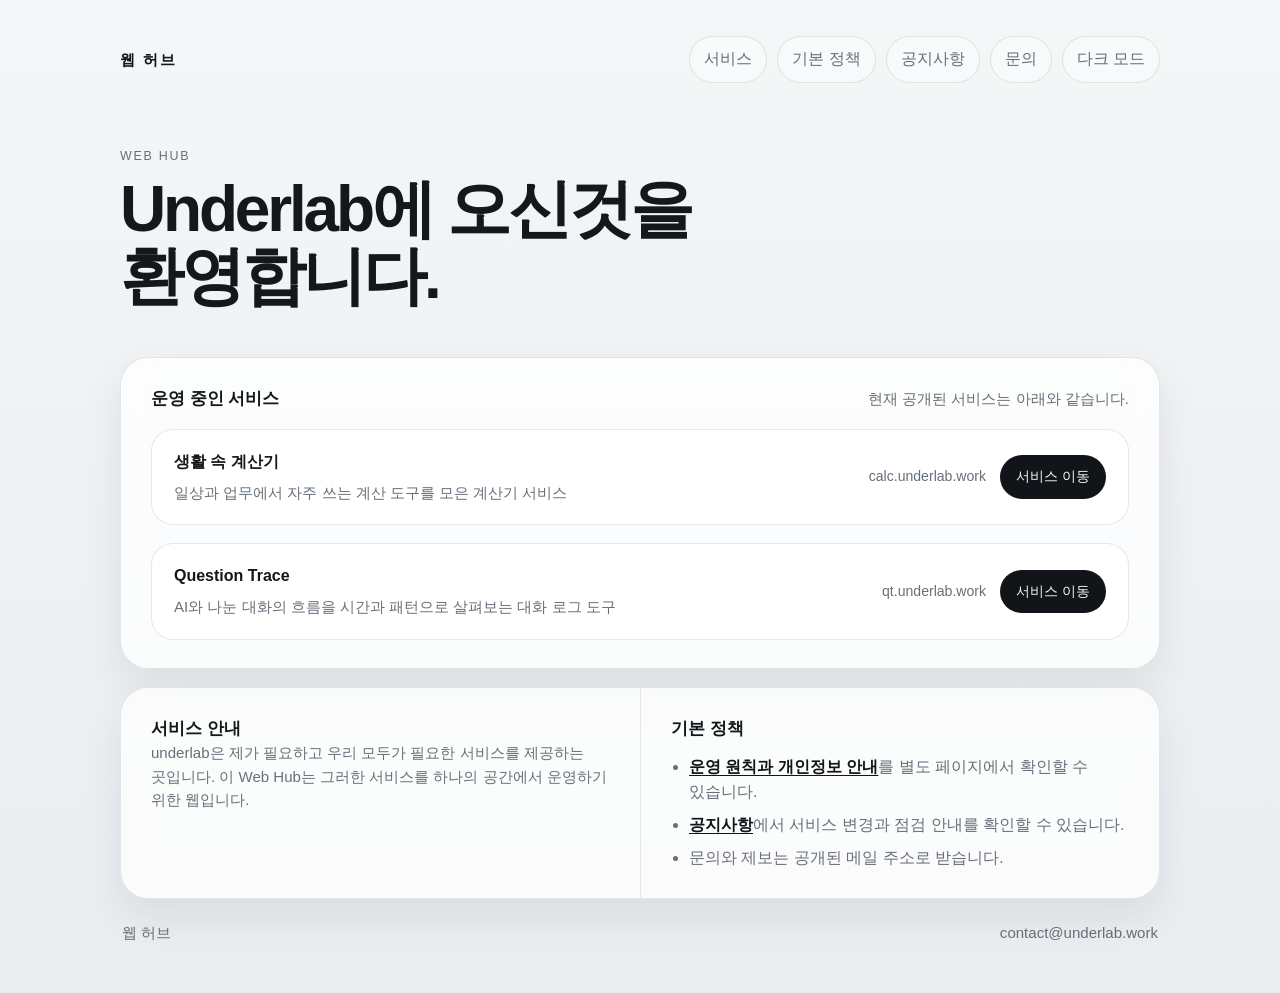
<file: index.html>
﻿<!DOCTYPE html>
<html lang="ko">
  <head>
    <meta charset="UTF-8" />
    <meta name="viewport" content="width=device-width, initial-scale=1.0" />
    <title>웹 허브 | underlab</title>
    <meta
      name="description"
      content="underlab은 제가 필요하고 우리 모두가 필요한 서비스를 제공하는 곳입니다."
    />
    <meta name="robots" content="index,follow" />
    <meta property="og:title" content="웹 허브 | underlab" />
    <meta
      property="og:description"
      content="underlab은 제가 필요하고 우리 모두가 필요한 서비스를 제공하는 곳입니다."
    />
    <meta property="og:type" content="website" />
    <meta property="og:url" content="https://underlab.work/" />
    <meta name="google-adsense-account" content="ca-pub-8529176175465863" />
    <meta name="theme-color" content="#eef1f4" />
    <link rel="canonical" href="https://underlab.work/" />
    <link rel="stylesheet" href="./styles.css" />
    <script defer src="./theme.js"></script>
  </head>
  <body>
    <div class="shell">
      <header class="masthead">
        <div class="topline">
          <span class="brand">웹 허브</span>
          <div class="top-actions">
            <nav class="nav" aria-label="허브 메뉴">
              <a href="#service">서비스</a>
              <a href="./policy/">기본 정책</a>
              <a href="./notices/">공지사항</a>
              <a href="mailto:contact@underlab.work">문의</a>
            </nav>
            <button class="theme-toggle" id="themeToggle" type="button">다크 모드</button>
          </div>
        </div>

        <section class="hero">
          <p class="eyebrow">web hub</p>
          <h1>Underlab에 오신것을 환영합니다.</h1>
        </section>
      </header>

      <main class="stack">
        <section class="panel service-panel" id="service">
          <div class="section-head">
            <h2>운영 중인 서비스</h2>
            <p>현재 공개된 서비스는 아래와 같습니다.</p>
          </div>

          <article class="service-line">
            <div class="service-copy">
              <strong>생활 속 계산기</strong>
              <p>일상과 업무에서 자주 쓰는 계산 도구를 모은 계산기 서비스</p>
            </div>
            <div class="service-actions">
              <span>calc.underlab.work</span>
              <a href="https://calc.underlab.work/">서비스 이동</a>
            </div>
          </article>

          <article class="service-line service-line-spaced">
            <div class="service-copy">
              <strong>Question Trace</strong>
              <p>AI와 나눈 대화의 흐름을 시간과 패턴으로 살펴보는 대화 로그 도구</p>
            </div>
            <div class="service-actions">
              <span>qt.underlab.work</span>
              <a href="https://qt.underlab.work/">서비스 이동</a>
            </div>
          </article>
        </section>

        <section class="panel info-grid">
          <article class="info-block">
            <h2>서비스 안내</h2>
            <p>
              underlab은 제가 필요하고 우리 모두가 필요한 서비스를 제공하는 곳입니다.
              이 Web Hub는 그러한 서비스를 하나의 공간에서 운영하기 위한 웹입니다.
            </p>
          </article>
          <article class="info-block" id="policy">
            <h2>기본 정책</h2>
            <ul>
              <li><a class="text-link" href="./policy/">운영 원칙과 개인정보 안내</a>를 별도 페이지에서 확인할 수 있습니다.</li>
              <li><a class="text-link" href="./notices/">공지사항</a>에서 서비스 변경과 점검 안내를 확인할 수 있습니다.</li>
              <li>문의와 제보는 공개된 메일 주소로 받습니다.</li>
            </ul>
          </article>
        </section>

        <footer class="footnote">
          <span>웹 허브</span>
          <span>contact@underlab.work</span>
        </footer>
      </main>
    </div>
  </body>
</html>
</file>
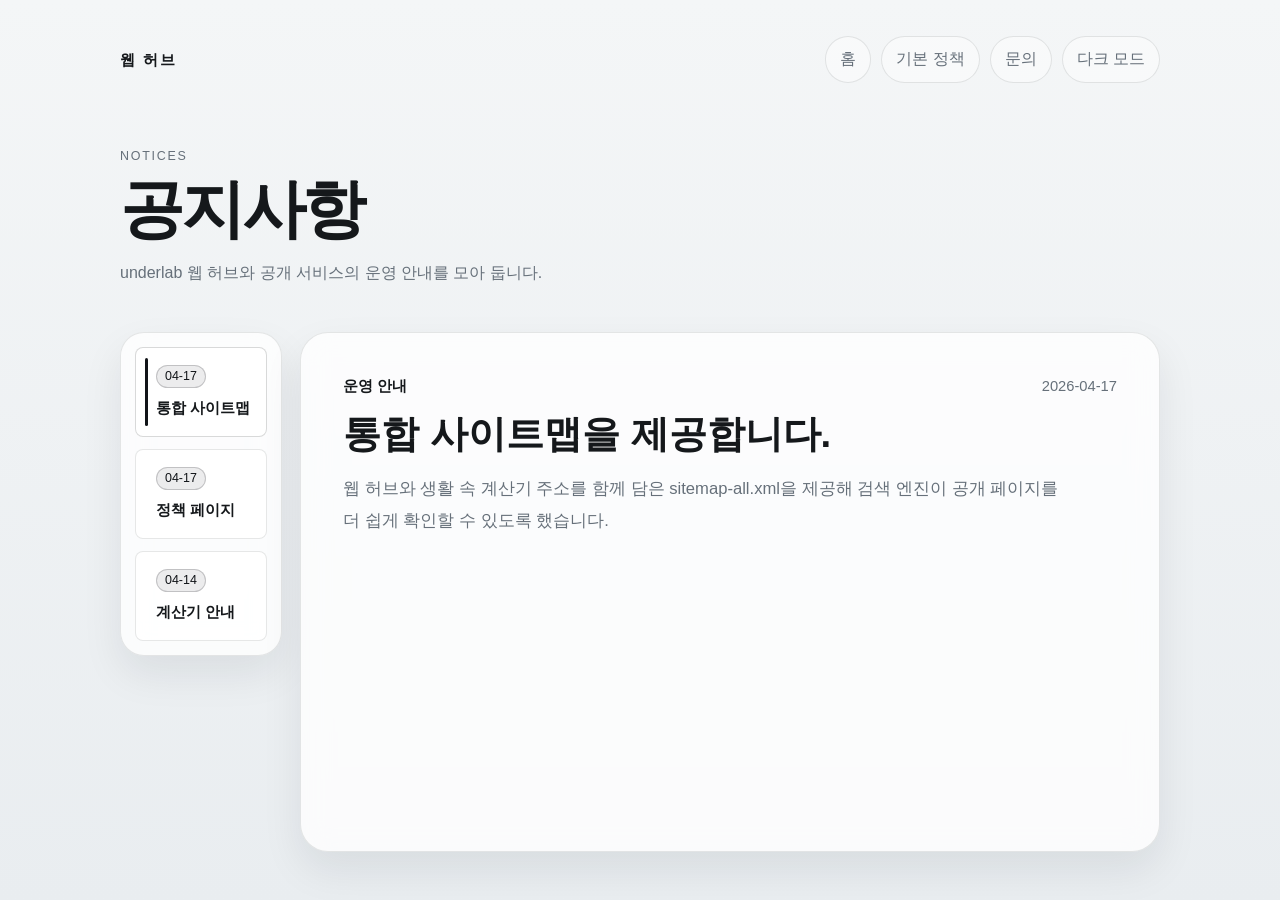
<file: notices/index.html>
<!DOCTYPE html>
<html lang="ko">
  <head>
    <meta charset="UTF-8" />
    <meta name="viewport" content="width=device-width, initial-scale=1.0" />
    <title>공지사항 | underlab</title>
    <meta
      name="description"
      content="underlab 웹 허브의 서비스 운영, 사이트맵, 계산기 서비스 안내를 확인할 수 있습니다."
    />
    <meta name="robots" content="index,follow" />
    <meta property="og:title" content="공지사항 | underlab" />
    <meta
      property="og:description"
      content="underlab 웹 허브의 서비스 운영, 사이트맵, 계산기 서비스 안내를 확인할 수 있습니다."
    />
    <meta property="og:type" content="website" />
    <meta property="og:url" content="https://underlab.work/notices/" />
    <meta name="google-adsense-account" content="ca-pub-8529176175465863" />
    <meta name="theme-color" content="#eef1f4" />
    <link rel="canonical" href="https://underlab.work/notices/" />
    <link rel="stylesheet" href="../styles.css" />
    <script defer src="../theme.js"></script>
  </head>
  <body>
    <div class="shell">
      <header class="masthead">
        <div class="topline">
          <a class="brand" href="../">웹 허브</a>
          <div class="top-actions">
            <nav class="nav" aria-label="허브 메뉴">
              <a href="../">홈</a>
              <a href="../policy/">기본 정책</a>
              <a href="mailto:contact@underlab.work">문의</a>
            </nav>
            <button class="theme-toggle" id="themeToggle" type="button">다크 모드</button>
          </div>
        </div>

        <section class="hero">
          <p class="eyebrow">notices</p>
          <h1>공지사항</h1>
          <p class="hero-copy">underlab 웹 허브와 공개 서비스의 운영 안내를 모아 둡니다.</p>
        </section>
      </header>

      <main class="notice-layout">
        <aside class="notice-sidebar">
          <div class="panel notice-tabs-card">
            <div class="notice-date-list" role="tablist" aria-label="공지 날짜 목록">
              <button class="notice-date-tab is-active" type="button" role="tab" aria-selected="true" data-notice-target="hub-notice-2026-04-17-a">
                <span>04-17</span>
                <strong>통합 사이트맵</strong>
              </button>
              <button class="notice-date-tab" type="button" role="tab" aria-selected="false" tabindex="-1" data-notice-target="hub-notice-2026-04-17-b">
                <span>04-17</span>
                <strong>정책 페이지</strong>
              </button>
              <button class="notice-date-tab" type="button" role="tab" aria-selected="false" tabindex="-1" data-notice-target="hub-notice-2026-04-14">
                <span>04-14</span>
                <strong>계산기 안내</strong>
              </button>
            </div>
          </div>
        </aside>

        <article class="panel content-panel notice-content-card">
          <section class="notice-panel" id="hub-notice-2026-04-17-a" role="tabpanel">
            <div class="notice-meta-row">
              <strong>운영 안내</strong>
              <span>2026-04-17</span>
            </div>
            <h2>통합 사이트맵을 제공합니다.</h2>
            <p>
              웹 허브와 생활 속 계산기 주소를 함께 담은 sitemap-all.xml을 제공해 검색 엔진이 공개 페이지를
              더 쉽게 확인할 수 있도록 했습니다.
            </p>
          </section>

          <section class="notice-panel" id="hub-notice-2026-04-17-b" role="tabpanel" hidden>
            <div class="notice-meta-row">
              <strong>정책 안내</strong>
              <span>2026-04-17</span>
            </div>
            <h2>기본 정책 페이지를 추가했습니다.</h2>
            <p>
              웹 허브의 운영 원칙, 광고 게재 기준, 문의 방법을 별도 페이지에서 확인할 수 있도록 정리했습니다.
            </p>
          </section>

          <section class="notice-panel" id="hub-notice-2026-04-14" role="tabpanel" hidden>
            <div class="notice-meta-row">
              <strong>서비스 안내</strong>
              <span>2026-04-14</span>
            </div>
            <h2>생활 속 계산기 서비스를 안내합니다.</h2>
            <p>
              현재 공개 서비스는 calc.underlab.work에서 제공하는 생활 속 계산기이며, 금융, 생활, 사업 계산 도구를
              순차적으로 정리하고 있습니다.
            </p>
          </section>
        </article>
      </main>
    </div>

    <script>
      document.querySelectorAll(".notice-date-tab").forEach((tab) => {
        tab.addEventListener("click", () => {
          const targetId = tab.dataset.noticeTarget;

          document.querySelectorAll(".notice-date-tab").forEach((item) => {
            const active = item === tab;
            item.classList.toggle("is-active", active);
            item.setAttribute("aria-selected", String(active));
            item.setAttribute("tabindex", active ? "0" : "-1");
          });

          document.querySelectorAll(".notice-panel").forEach((panel) => {
            panel.hidden = panel.id !== targetId;
          });
        });
      });
    </script>
  </body>
</html>
</file>
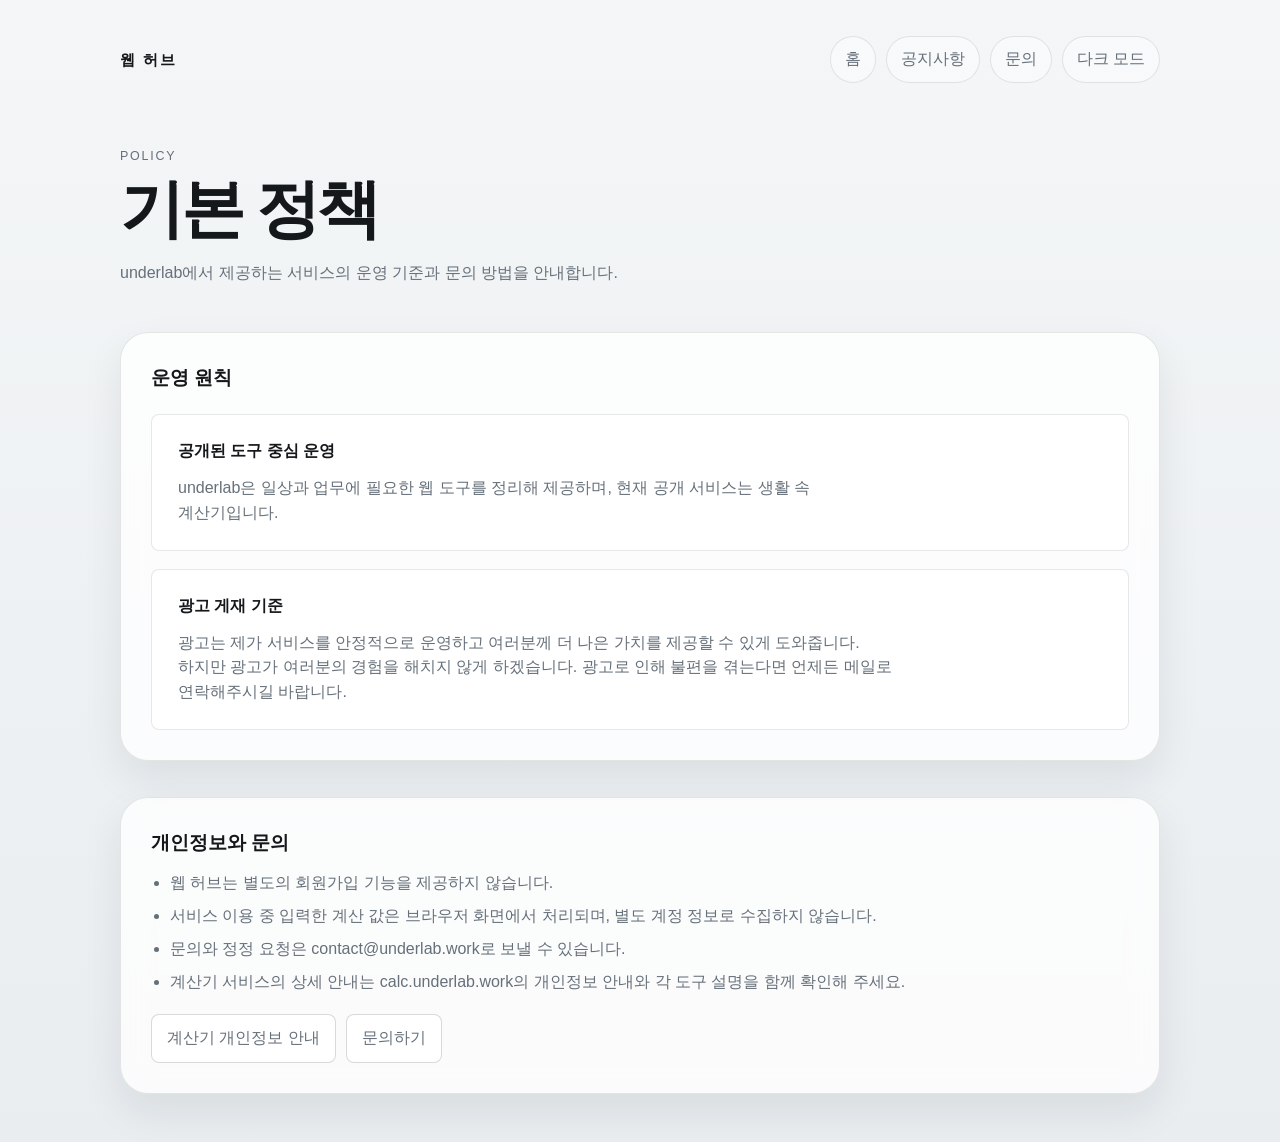
<file: policy/index.html>
<!DOCTYPE html>
<html lang="ko">
  <head>
    <meta charset="UTF-8" />
    <meta name="viewport" content="width=device-width, initial-scale=1.0" />
    <title>기본 정책 | underlab</title>
    <meta
      name="description"
      content="underlab 웹 허브의 운영 원칙, 개인정보 안내, 문의 기준을 확인할 수 있습니다."
    />
    <meta name="robots" content="index,follow" />
    <meta property="og:title" content="기본 정책 | underlab" />
    <meta
      property="og:description"
      content="underlab 웹 허브의 운영 원칙, 개인정보 안내, 문의 기준을 확인할 수 있습니다."
    />
    <meta property="og:type" content="website" />
    <meta property="og:url" content="https://underlab.work/policy/" />
    <meta name="google-adsense-account" content="ca-pub-8529176175465863" />
    <meta name="theme-color" content="#eef1f4" />
    <link rel="canonical" href="https://underlab.work/policy/" />
    <link rel="stylesheet" href="../styles.css" />
    <script defer src="../theme.js"></script>
  </head>
  <body>
    <div class="shell">
      <header class="masthead">
        <div class="topline">
          <a class="brand" href="../">웹 허브</a>
          <div class="top-actions">
            <nav class="nav" aria-label="허브 메뉴">
              <a href="../">홈</a>
              <a href="../notices/">공지사항</a>
              <a href="mailto:contact@underlab.work">문의</a>
            </nav>
            <button class="theme-toggle" id="themeToggle" type="button">다크 모드</button>
          </div>
        </div>

        <section class="hero">
          <p class="eyebrow">policy</p>
          <h1>기본 정책</h1>
          <p class="hero-copy">underlab에서 제공하는 서비스의 운영 기준과 문의 방법을 안내합니다.</p>
        </section>
      </header>

      <main class="stack">
        <section class="panel content-panel">
          <h2>운영 원칙</h2>
          <div class="policy-list">
            <article class="policy-item">
              <h3>공개된 도구 중심 운영</h3>
              <p>underlab은 일상과 업무에 필요한 웹 도구를 정리해 제공하며, 현재 공개 서비스는 생활 속 계산기입니다.</p>
            </article>
            <article class="policy-item">
              <h3>광고 게재 기준</h3>
              <p>
                광고는 제가 서비스를 안정적으로 운영하고 여러분께 더 나은 가치를 제공할 수 있게 도와줍니다.
                하지만 광고가 여러분의 경험을 해치지 않게 하겠습니다.
                광고로 인해 불편을 겪는다면 언제든 메일로 연락해주시길 바랍니다.
              </p>
            </article>
          </div>
        </section>

        <section class="panel content-panel">
          <h2>개인정보와 문의</h2>
          <ul>
            <li>웹 허브는 별도의 회원가입 기능을 제공하지 않습니다.</li>
            <li>서비스 이용 중 입력한 계산 값은 브라우저 화면에서 처리되며, 별도 계정 정보로 수집하지 않습니다.</li>
            <li>문의와 정정 요청은 contact@underlab.work로 보낼 수 있습니다.</li>
            <li>계산기 서비스의 상세 안내는 calc.underlab.work의 개인정보 안내와 각 도구 설명을 함께 확인해 주세요.</li>
          </ul>
          <div class="page-actions">
            <a href="https://calc.underlab.work/privacy/">계산기 개인정보 안내</a>
            <a href="mailto:contact@underlab.work">문의하기</a>
          </div>
        </section>
      </main>
    </div>
  </body>
</html>
</file>
<file: styles.css>
﻿:root {
  --bg-top: #f4f6f7;
  --bg-bottom: #e9edf0;
  --surface: rgba(255, 255, 255, 0.78);
  --surface-strong: rgba(255, 255, 255, 0.94);
  --line: rgba(16, 20, 24, 0.1);
  --line-strong: rgba(16, 20, 24, 0.16);
  --text: #15181b;
  --muted: #66707a;
  --accent: #111418;
  --shadow: 0 18px 40px rgba(17, 24, 32, 0.08);
}

:root[data-theme="dark"] {
  --bg-top: #171c22;
  --bg-bottom: #0f1318;
  --surface: rgba(27, 33, 40, 0.82);
  --surface-strong: rgba(34, 40, 48, 0.94);
  --line: rgba(255, 255, 255, 0.1);
  --line-strong: rgba(255, 255, 255, 0.16);
  --text: #edf1f4;
  --muted: #a3adb8;
  --accent: #f2f4f6;
  --shadow: 0 20px 46px rgba(0, 0, 0, 0.34);
}

* {
  box-sizing: border-box;
}

html {
  font-size: 16px;
}

body {
  margin: 0;
  min-height: 100vh;
  color: var(--text);
  background: linear-gradient(180deg, var(--bg-top) 0%, var(--bg-bottom) 100%);
  font-family: "SUIT Variable", "Apple SD Gothic Neo", "Malgun Gothic", "Segoe UI", sans-serif;
  line-height: 1.55;
  word-break: keep-all;
}

a {
  color: inherit;
  text-decoration: none;
}

.shell {
  width: min(1040px, calc(100% - 40px));
  margin: 0 auto;
  padding: 28px 0 48px;
}

.masthead {
  padding: 8px 0 34px;
}

.topline {
  display: flex;
  align-items: center;
  justify-content: space-between;
  gap: 16px;
}

.top-actions {
  display: flex;
  align-items: center;
  gap: 10px;
  flex-wrap: wrap;
}

.brand {
  font-size: 0.95rem;
  font-weight: 600;
  letter-spacing: 0.12em;
  text-transform: lowercase;
}

.nav {
  display: flex;
  align-items: center;
  gap: 10px;
  flex-wrap: wrap;
}

.nav a,
.theme-toggle {
  padding: 10px 14px;
  border: 1px solid var(--line);
  border-radius: 999px;
  color: var(--muted);
  background: rgba(255, 255, 255, 0.42);
  font: inherit;
}

:root[data-theme="dark"] .nav a,
:root[data-theme="dark"] .theme-toggle {
  color: #eef2f6;
  background: rgba(255, 255, 255, 0.08);
  border-color: rgba(255, 255, 255, 0.14);
}

.theme-toggle {
  cursor: pointer;
}

.hero {
  padding: 64px 0 12px;
}

.eyebrow {
  margin: 0 0 10px;
  color: var(--muted);
  font-size: 0.78rem;
  letter-spacing: 0.14em;
  text-transform: uppercase;
}

.hero h1 {
  margin: 0;
  max-width: 720px;
  font-size: clamp(2.4rem, 5vw, 4.2rem);
  line-height: 1.05;
  letter-spacing: -0.05em;
  font-weight: 620;
}

.hero-copy {
  max-width: 520px;
  margin: 18px 0 0;
  color: var(--muted);
  font-size: 1rem;
}

.stack {
  display: grid;
  gap: 18px;
}

.panel {
  border: 1px solid var(--line);
  border-radius: 28px;
  background: var(--surface);
  box-shadow: var(--shadow);
  backdrop-filter: blur(14px);
}

.service-panel {
  padding: 28px 30px;
}

.section-head {
  display: flex;
  align-items: baseline;
  justify-content: space-between;
  gap: 18px;
  margin-bottom: 18px;
}

.section-head h2,
.info-block h2 {
  margin: 0;
  font-size: 1.04rem;
  font-weight: 600;
}

.section-head p,
.info-block p,
.service-copy p,
.footnote {
  margin: 0;
  color: var(--muted);
  font-size: 0.94rem;
}

.service-line {
  display: flex;
  align-items: center;
  justify-content: space-between;
  gap: 18px;
  padding: 20px 22px;
  border: 1px solid var(--line);
  border-radius: 22px;
  background: var(--surface-strong);
}

.service-line-spaced {
  margin-top: 18px;
}

.service-copy strong {
  display: block;
  margin-bottom: 6px;
  font-size: 1rem;
  font-weight: 600;
}

.service-actions {
  display: flex;
  align-items: center;
  gap: 14px;
  flex-shrink: 0;
}

.service-actions span {
  color: var(--muted);
  font-size: 0.88rem;
}

.service-actions a {
  padding: 11px 16px;
  border-radius: 999px;
  background: var(--accent);
  color: var(--bg-top);
  font-size: 0.88rem;
}

.info-grid {
  display: grid;
  grid-template-columns: repeat(2, minmax(0, 1fr));
  gap: 0;
}

.info-block {
  padding: 28px 30px;
}

.info-block + .info-block {
  border-left: 1px solid var(--line);
}

.info-block ul {
  margin: 14px 0 0;
  padding-left: 18px;
  color: var(--muted);
}

.info-block li + li {
  margin-top: 8px;
}

.text-link {
  color: var(--accent);
  font-weight: 600;
  text-decoration: underline;
  text-underline-offset: 3px;
}

.content-panel {
  padding: 30px;
}

.content-panel + .content-panel {
  margin-top: 18px;
}

.content-panel h2,
.content-panel h3 {
  margin: 0;
  font-weight: 600;
}

.content-panel h2 {
  font-size: 1.18rem;
}

.content-panel h3 {
  font-size: 1rem;
}

.content-panel p,
.content-panel li {
  color: var(--muted);
}

.content-panel p {
  margin: 12px 0 0;
}

.content-panel ul {
  margin: 14px 0 0;
  padding-left: 19px;
}

.content-panel li + li {
  margin-top: 8px;
}

.notice-list,
.policy-list {
  display: grid;
  gap: 18px;
  margin-top: 22px;
}

.notice-item,
.policy-item {
  padding: 24px 26px;
  border: 1px solid var(--line);
  border-radius: 8px;
  background: var(--surface-strong);
}

.notice-item h3,
.policy-item h3 {
  margin-bottom: 10px;
}

.notice-item p,
.policy-item p {
  max-width: 720px;
}

.notice-meta {
  display: block;
  margin-bottom: 8px;
  color: var(--muted);
  font-size: 0.84rem;
}

.page-actions {
  display: flex;
  flex-wrap: wrap;
  gap: 10px;
  margin-top: 20px;
}

.page-actions a {
  padding: 11px 15px;
  border: 1px solid var(--line-strong);
  border-radius: 8px;
  color: var(--muted);
  background: var(--surface-strong);
}

.notice-layout {
  display: grid;
  grid-template-columns: max-content minmax(0, 1fr);
  gap: 18px;
  align-items: start;
}

.notice-sidebar {
  position: sticky;
  top: 20px;
  width: fit-content;
}

.notice-tabs-card {
  width: fit-content;
  padding: 14px;
  border-radius: 24px;
}

.notice-date-list {
  display: grid;
  gap: 12px;
}

.notice-date-tab {
  position: relative;
  display: grid;
  gap: 8px;
  width: fit-content;
  min-width: 132px;
  padding: 17px 16px 17px 20px;
  border: 1px solid var(--line);
  border-radius: 8px;
  background: var(--surface);
  color: var(--muted);
  box-shadow: none;
  font: inherit;
  text-align: left;
  cursor: pointer;
  transition: transform 0.18s ease, border-color 0.18s ease, background 0.18s ease, color 0.18s ease;
}

.notice-date-tab::before {
  content: "";
  position: absolute;
  inset: 10px auto 10px 9px;
  width: 3px;
  border-radius: 999px;
  background: transparent;
}

.notice-date-tab:hover {
  transform: translateY(-2px);
  border-color: var(--line-strong);
}

.notice-date-tab.is-active {
  color: var(--text);
  border-color: var(--line-strong);
  background: var(--surface-strong);
}

.notice-date-tab.is-active::before {
  background: var(--accent);
}

.notice-date-tab span {
  width: fit-content;
  padding: 4px 8px;
  border: 1px solid rgba(21, 24, 27, 0.2);
  border-radius: 999px;
  background: rgba(21, 24, 27, 0.08);
  color: var(--accent);
  font-size: 0.78rem;
  line-height: 1;
}

.notice-date-tab strong {
  color: var(--text);
  font-size: 0.95rem;
  font-weight: 600;
}

.notice-content-card {
  min-height: 520px;
  padding: 42px;
}

.notice-panel h2 {
  margin-top: 14px;
  font-size: clamp(2rem, 3vw, 3rem);
  line-height: 1.12;
}

.notice-panel p {
  max-width: 720px;
  margin-top: 18px;
  color: var(--muted);
  font-size: 1.04rem;
  line-height: 1.9;
}

.notice-meta-row {
  display: flex;
  align-items: center;
  justify-content: space-between;
  gap: 16px;
  color: var(--muted);
  font-size: 0.92rem;
}

.notice-meta-row strong {
  color: var(--text);
}

.footnote {
  display: flex;
  align-items: center;
  justify-content: space-between;
  gap: 16px;
  padding: 4px 2px 0;
}

@media (max-width: 760px) {
  .topline,
  .section-head,
  .service-line,
  .footnote {
    flex-direction: column;
    align-items: flex-start;
  }

  .service-actions {
    width: 100%;
    justify-content: space-between;
  }

  .top-actions {
    width: 100%;
    flex-direction: column;
    align-items: stretch;
  }

  .info-grid {
    grid-template-columns: 1fr;
  }

  .notice-layout {
    grid-template-columns: 1fr;
  }

  .notice-sidebar {
    position: static;
    width: 100%;
  }

  .notice-tabs-card,
  .notice-date-tab {
    width: 100%;
  }

  .notice-date-list {
    grid-template-columns: repeat(3, minmax(0, 1fr));
  }

  .info-block + .info-block {
    border-left: 0;
    border-top: 1px solid var(--line);
  }
}

@media (max-width: 560px) {
  .shell {
    width: min(100% - 24px, 1040px);
  }

  .nav {
    width: 100%;
    display: grid;
    grid-template-columns: repeat(2, minmax(0, 1fr));
  }

  .nav a,
  .service-actions a,
  .theme-toggle {
    text-align: center;
  }

  .service-panel,
  .info-block,
  .content-panel {
    padding: 22px 20px;
  }

  .notice-item,
  .policy-item {
    padding: 22px 20px;
  }

  .notice-content-card {
    padding: 28px 22px;
    min-height: auto;
  }

  .notice-date-list {
    grid-template-columns: 1fr;
  }

  .notice-meta-row {
    align-items: flex-start;
    flex-direction: column;
  }

  .service-actions {
    flex-direction: column;
    align-items: stretch;
  }
}
</file>
